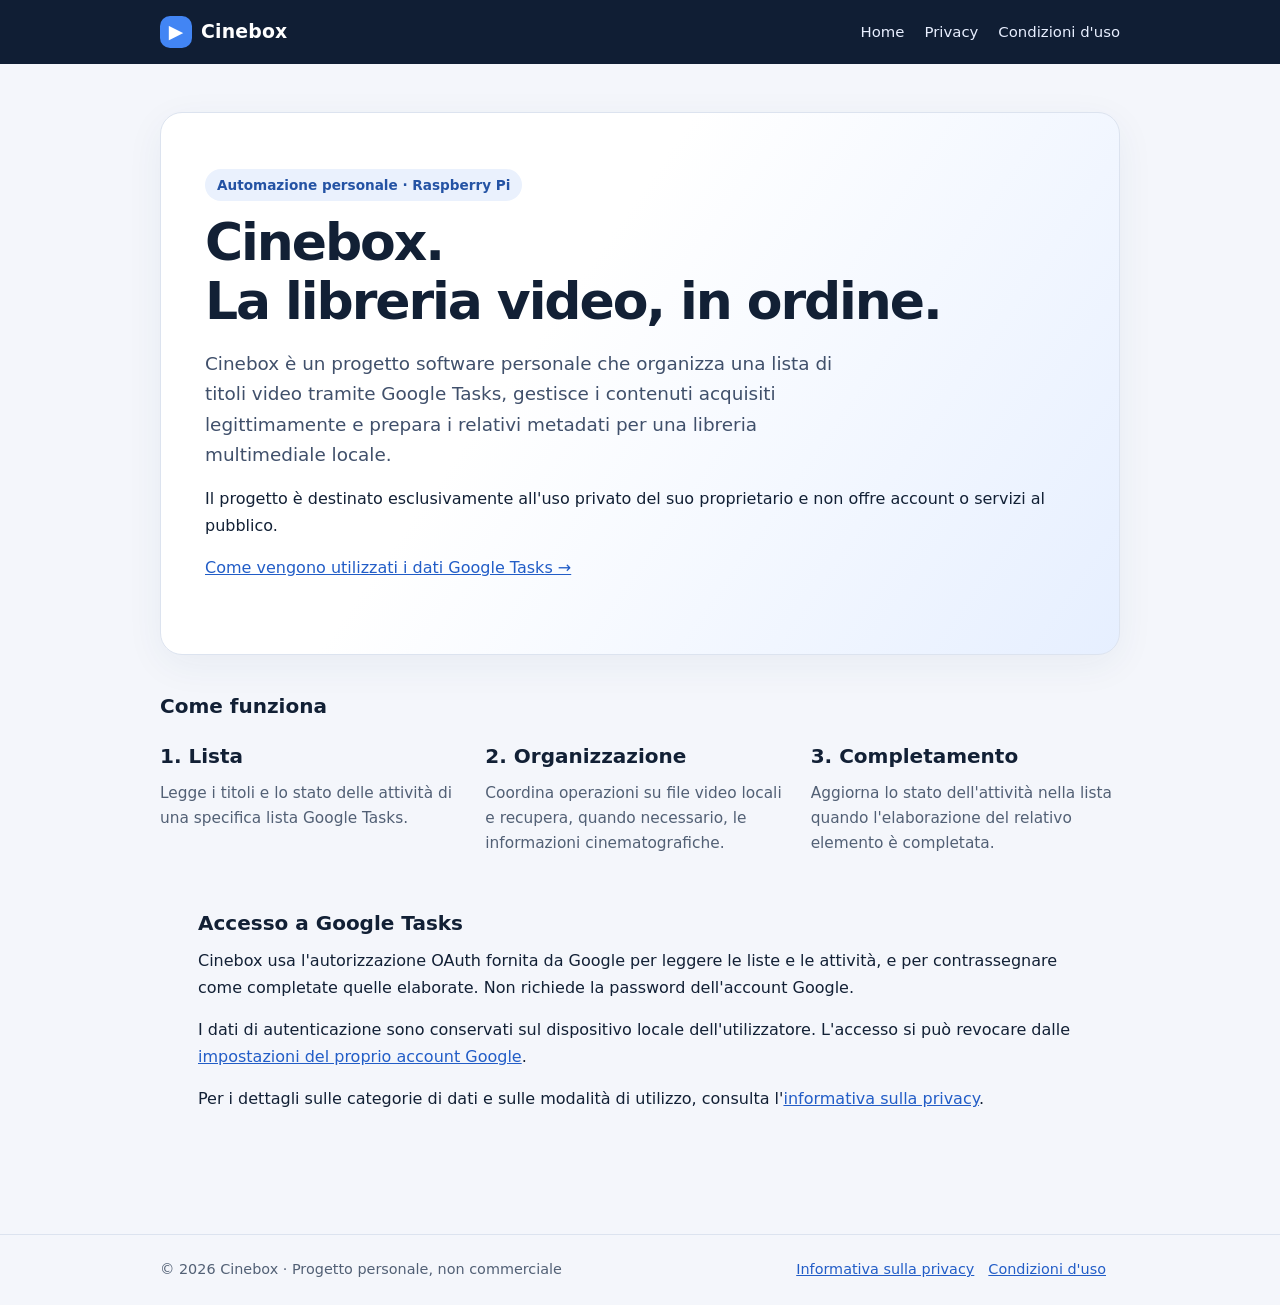
<file: index.html>
<!doctype html>
<html lang="it"><head><meta charset="utf-8"><meta name="viewport" content="width=device-width, initial-scale=1"><meta name="description" content="Cinebox è un progetto personale per gestire una libreria multimediale con Google Tasks."><title>Home | Cinebox</title><link rel="stylesheet" href="styles.css"></head><body><header><div class="wrap nav"><a class="brand" href="index.html"><span class="mark" aria-hidden="true">▶</span>Cinebox</a><nav aria-label="Navigazione principale"><a href="index.html">Home</a><a href="privacy.html">Privacy</a><a href="terms.html">Condizioni d'uso</a></nav></div></header><main class="wrap"><section class="hero"><span class="tag">Automazione personale · Raspberry Pi</span><h1>Cinebox.<br>La libreria video, in ordine.</h1><p class="lead">Cinebox è un progetto software personale che organizza una lista di titoli video tramite Google Tasks, gestisce i contenuti acquisiti legittimamente e prepara i relativi metadati per una libreria multimediale locale.</p><p>Il progetto è destinato esclusivamente all'uso privato del suo proprietario e non offre account o servizi al pubblico.</p><p><a href="privacy.html">Come vengono utilizzati i dati Google Tasks →</a></p></section>
<h2 class="section-title">Come funziona</h2><section class="grid"><div class="tile"><h2>1. Lista</h2><p>Legge i titoli e lo stato delle attività di una specifica lista Google Tasks.</p></div><div class="tile"><h2>2. Organizzazione</h2><p>Coordina operazioni su file video locali e recupera, quando necessario, le informazioni cinematografiche.</p></div><div class="tile"><h2>3. Completamento</h2><p>Aggiorna lo stato dell'attività nella lista quando l'elaborazione del relativo elemento è completata.</p></div></section>
<section class="article"><h2>Accesso a Google Tasks</h2><p>Cinebox usa l'autorizzazione OAuth fornita da Google per leggere le liste e le attività, e per contrassegnare come completate quelle elaborate. Non richiede la password dell'account Google.</p><p>I dati di autenticazione sono conservati sul dispositivo locale dell'utilizzatore. L'accesso si può revocare dalle <a href="https://myaccount.google.com/connections">impostazioni del proprio account Google</a>.</p><p>Per i dettagli sulle categorie di dati e sulle modalità di utilizzo, consulta l'<a href="privacy.html">informativa sulla privacy</a>.</p></section></main><footer class="foot"><div class="wrap"><span>© 2026 Cinebox · Progetto personale, non commerciale</span><span><a href="privacy.html">Informativa sulla privacy</a><a href="terms.html">Condizioni d'uso</a></span></div></footer></body></html>
</file>
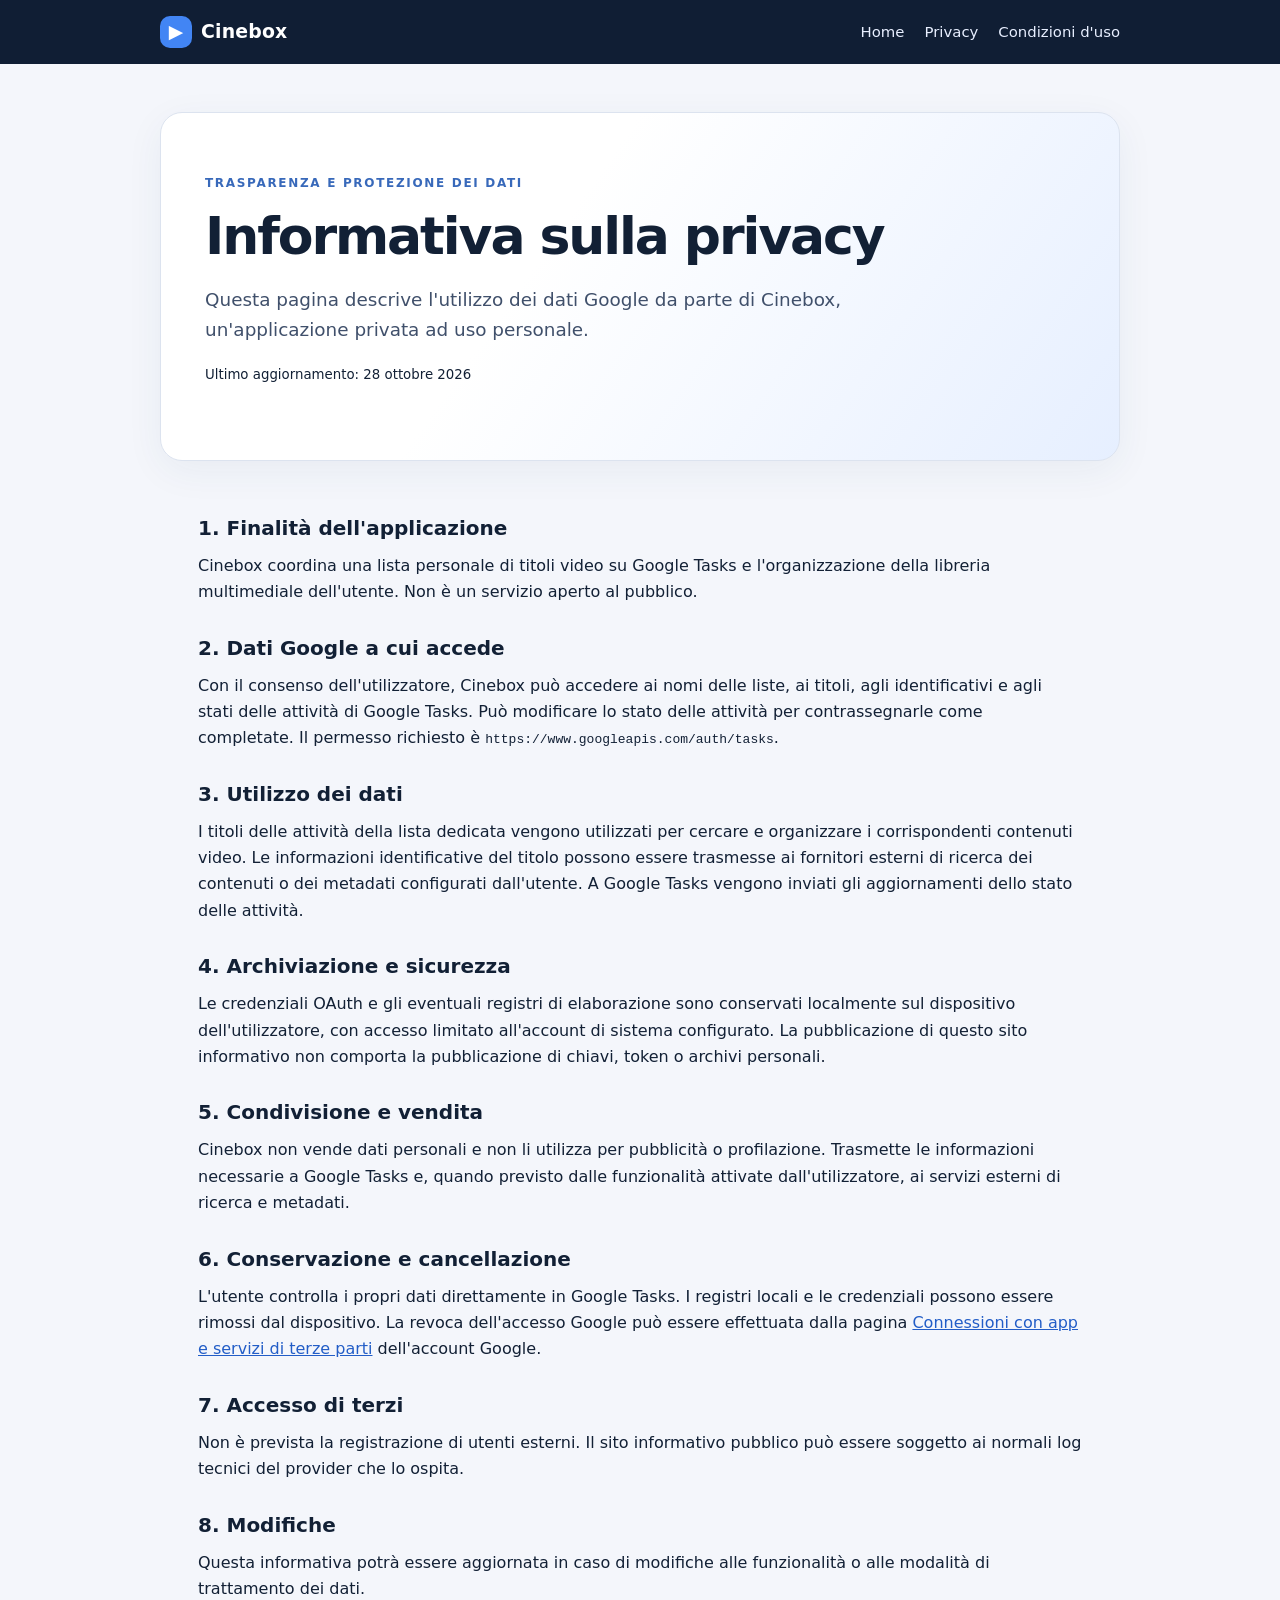
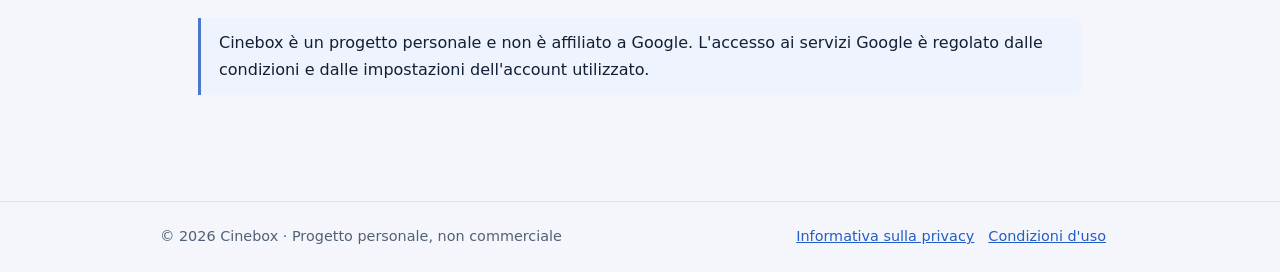
<file: privacy.html>
<!doctype html>
<html lang="it"><head><meta charset="utf-8"><meta name="viewport" content="width=device-width, initial-scale=1"><meta name="description" content="Informativa privacy di Cinebox sull’uso dei dati Google Tasks."><title>Privacy | Cinebox</title><link rel="stylesheet" href="styles.css"></head><body><header><div class="wrap nav"><a class="brand" href="index.html"><span class="mark" aria-hidden="true">▶</span>Cinebox</a><nav aria-label="Navigazione principale"><a href="index.html">Home</a><a href="privacy.html">Privacy</a><a href="terms.html">Condizioni d'uso</a></nav></div></header><main class="wrap"><section class="hero"><span class="eyebrow">Trasparenza e protezione dei dati</span><h1>Informativa sulla privacy</h1><p class="lead">Questa pagina descrive l'utilizzo dei dati Google da parte di Cinebox, un'applicazione privata ad uso personale.</p><p><small>Ultimo aggiornamento: 28 ottobre 2026</small></p></section>
<section class="article">
<h2>1. Finalità dell'applicazione</h2><p>Cinebox coordina una lista personale di titoli video su Google Tasks e l'organizzazione della libreria multimediale dell'utente. Non è un servizio aperto al pubblico.</p>
<h2>2. Dati Google a cui accede</h2><p>Con il consenso dell'utilizzatore, Cinebox può accedere ai nomi delle liste, ai titoli, agli identificativi e agli stati delle attività di Google Tasks. Può modificare lo stato delle attività per contrassegnarle come completate. Il permesso richiesto è <code>https://www.googleapis.com/auth/tasks</code>.</p>
<h2>3. Utilizzo dei dati</h2><p>I titoli delle attività della lista dedicata vengono utilizzati per cercare e organizzare i corrispondenti contenuti video. Le informazioni identificative del titolo possono essere trasmesse ai fornitori esterni di ricerca dei contenuti o dei metadati configurati dall'utente. A Google Tasks vengono inviati gli aggiornamenti dello stato delle attività.</p>
<h2>4. Archiviazione e sicurezza</h2><p>Le credenziali OAuth e gli eventuali registri di elaborazione sono conservati localmente sul dispositivo dell'utilizzatore, con accesso limitato all'account di sistema configurato. La pubblicazione di questo sito informativo non comporta la pubblicazione di chiavi, token o archivi personali.</p>
<h2>5. Condivisione e vendita</h2><p>Cinebox non vende dati personali e non li utilizza per pubblicità o profilazione. Trasmette le informazioni necessarie a Google Tasks e, quando previsto dalle funzionalità attivate dall'utilizzatore, ai servizi esterni di ricerca e metadati.</p>
<h2>6. Conservazione e cancellazione</h2><p>L'utente controlla i propri dati direttamente in Google Tasks. I registri locali e le credenziali possono essere rimossi dal dispositivo. La revoca dell'accesso Google può essere effettuata dalla pagina <a href="https://myaccount.google.com/connections">Connessioni con app e servizi di terze parti</a> dell'account Google.</p>
<h2>7. Accesso di terzi</h2><p>Non è prevista la registrazione di utenti esterni. Il sito informativo pubblico può essere soggetto ai normali log tecnici del provider che lo ospita.</p>
<h2>8. Modifiche</h2><p>Questa informativa potrà essere aggiornata in caso di modifiche alle funzionalità o alle modalità di trattamento dei dati.</p>
<div class="note">Cinebox è un progetto personale e non è affiliato a Google. L'accesso ai servizi Google è regolato dalle condizioni e dalle impostazioni dell'account utilizzato.</div>
</section></main><footer class="foot"><div class="wrap"><span>© 2026 Cinebox · Progetto personale, non commerciale</span><span><a href="privacy.html">Informativa sulla privacy</a><a href="terms.html">Condizioni d'uso</a></span></div></footer></body></html>
</file>
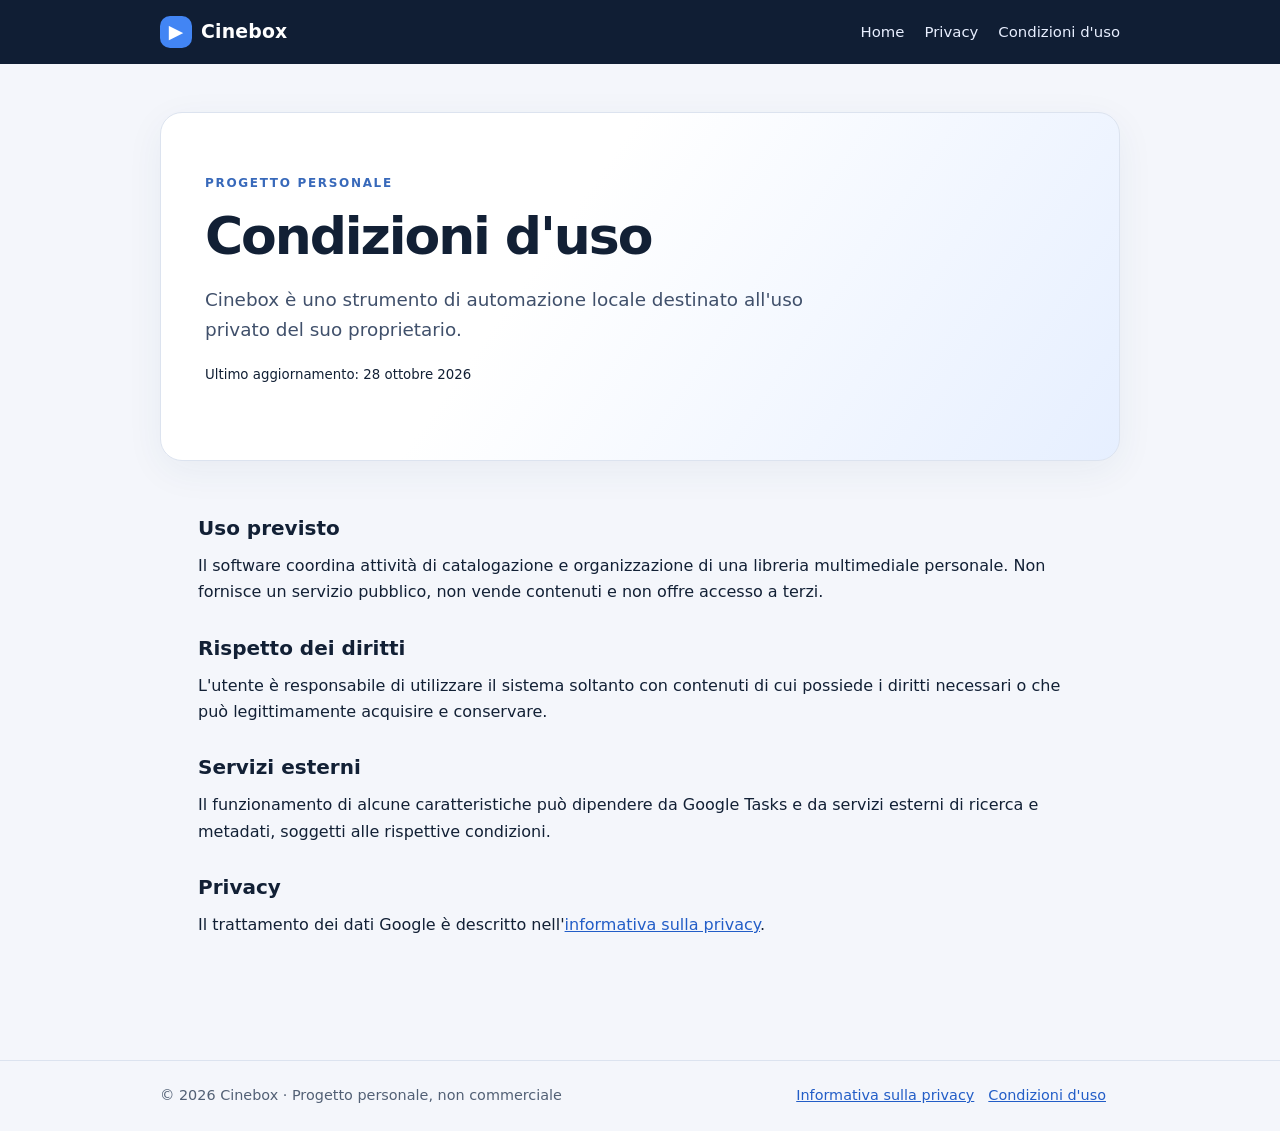
<file: terms.html>
<!doctype html>
<html lang="it"><head><meta charset="utf-8"><meta name="viewport" content="width=device-width, initial-scale=1"><meta name="description" content="Condizioni di utilizzo del progetto personale Cinebox."><title>Condizioni d’uso | Cinebox</title><link rel="stylesheet" href="styles.css"></head><body><header><div class="wrap nav"><a class="brand" href="index.html"><span class="mark" aria-hidden="true">▶</span>Cinebox</a><nav aria-label="Navigazione principale"><a href="index.html">Home</a><a href="privacy.html">Privacy</a><a href="terms.html">Condizioni d'uso</a></nav></div></header><main class="wrap"><section class="hero"><span class="eyebrow">Progetto personale</span><h1>Condizioni d'uso</h1><p class="lead">Cinebox è uno strumento di automazione locale destinato all'uso privato del suo proprietario.</p><p><small>Ultimo aggiornamento: 28 ottobre 2026</small></p></section>
<section class="article"><h2>Uso previsto</h2><p>Il software coordina attività di catalogazione e organizzazione di una libreria multimediale personale. Non fornisce un servizio pubblico, non vende contenuti e non offre accesso a terzi.</p><h2>Rispetto dei diritti</h2><p>L'utente è responsabile di utilizzare il sistema soltanto con contenuti di cui possiede i diritti necessari o che può legittimamente acquisire e conservare.</p><h2>Servizi esterni</h2><p>Il funzionamento di alcune caratteristiche può dipendere da Google Tasks e da servizi esterni di ricerca e metadati, soggetti alle rispettive condizioni.</p><h2>Privacy</h2><p>Il trattamento dei dati Google è descritto nell'<a href="privacy.html">informativa sulla privacy</a>.</p></section></main><footer class="foot"><div class="wrap"><span>© 2026 Cinebox · Progetto personale, non commerciale</span><span><a href="privacy.html">Informativa sulla privacy</a><a href="terms.html">Condizioni d'uso</a></span></div></footer></body></html>
</file>
<file: styles.css>
:root {color-scheme: light; --ink:#122035;--muted:#526075;--paper:#f4f6fb;--card:#ffffff;--blue:#225dc7;--line:#dce3ef;--soft:#eaf1fd;}
*{box-sizing:border-box} html{scroll-behavior:smooth} body{margin:0;font-family:system-ui,-apple-system,Segoe UI,Roboto,Arial,sans-serif;color:var(--ink);background:var(--paper);line-height:1.65}
a{color:var(--blue)}a:hover{text-decoration:none}.wrap{width:min(960px,calc(100% - 36px));margin-inline:auto}
header{background:#101e34;color:#fff}.nav{display:flex;align-items:center;justify-content:space-between;gap:18px;padding:16px 0}.brand{color:#fff;text-decoration:none;font-size:1.18rem;font-weight:800;letter-spacing:.01em}.brand .mark{background:#4285f4;display:inline-grid;place-items:center;width:32px;height:32px;border-radius:10px;margin-right:9px}nav{display:flex;gap:20px;flex-wrap:wrap}nav a{color:#e8efff;font-size:.93rem;text-decoration:none}nav a:hover{text-decoration:underline}
main{padding:48px 0 72px}.eyebrow{text-transform:uppercase;letter-spacing:.14em;font-size:.75rem;font-weight:700;color:#3869ba}.hero{background:linear-gradient(125deg,#fff 40%,#e6efff);padding:56px 44px;border:1px solid var(--line);border-radius:22px;box-shadow:0 10px 38px rgba(36,70,110,.06)}h1{font-size:clamp(2rem,5vw,3.25rem);line-height:1.12;margin:12px 0 19px;letter-spacing:-.04em}h2{font-size:1.25rem;line-height:1.3;margin:0 0 12px}p{margin:0 0 16px}.lead{font-size:1.15rem;color:#40506b;max-width:640px}.grid{display:grid;grid-template-columns:repeat(3,1fr);gap:16px;margin-top:24px}.tile p{color:var(--muted);font-size:.96rem;margin:0}.section-title{margin:38px 0 10px}.article{margin-top:20px;padding:34px 38px}.article h2{margin-top:29px}.article h2:first-child{margin-top:0}.article ul{padding-left:22px}.article li{margin-bottom:7px}.tag{display:inline-block;background:var(--soft);color:#2453a4;padding:5px 12px;border-radius:99px;font-size:.85rem;font-weight:700}.foot{border-top:1px solid var(--line);padding:23px 0;color:var(--muted);font-size:.9rem}.foot .wrap{display:flex;justify-content:space-between;gap:18px;flex-wrap:wrap}.foot a{margin-right:14px}.note{border-left:3px solid #4b78c8;padding:12px 18px;background:#eef3fd;border-radius:0 8px 8px 0}
@media(max-width:700px){.nav{flex-direction:column;align-items:flex-start;gap:10px}.hero{padding:32px 24px}.grid{grid-template-columns:1fr}.article{padding:24px}main{padding:25px 0 52px}}
</file>
